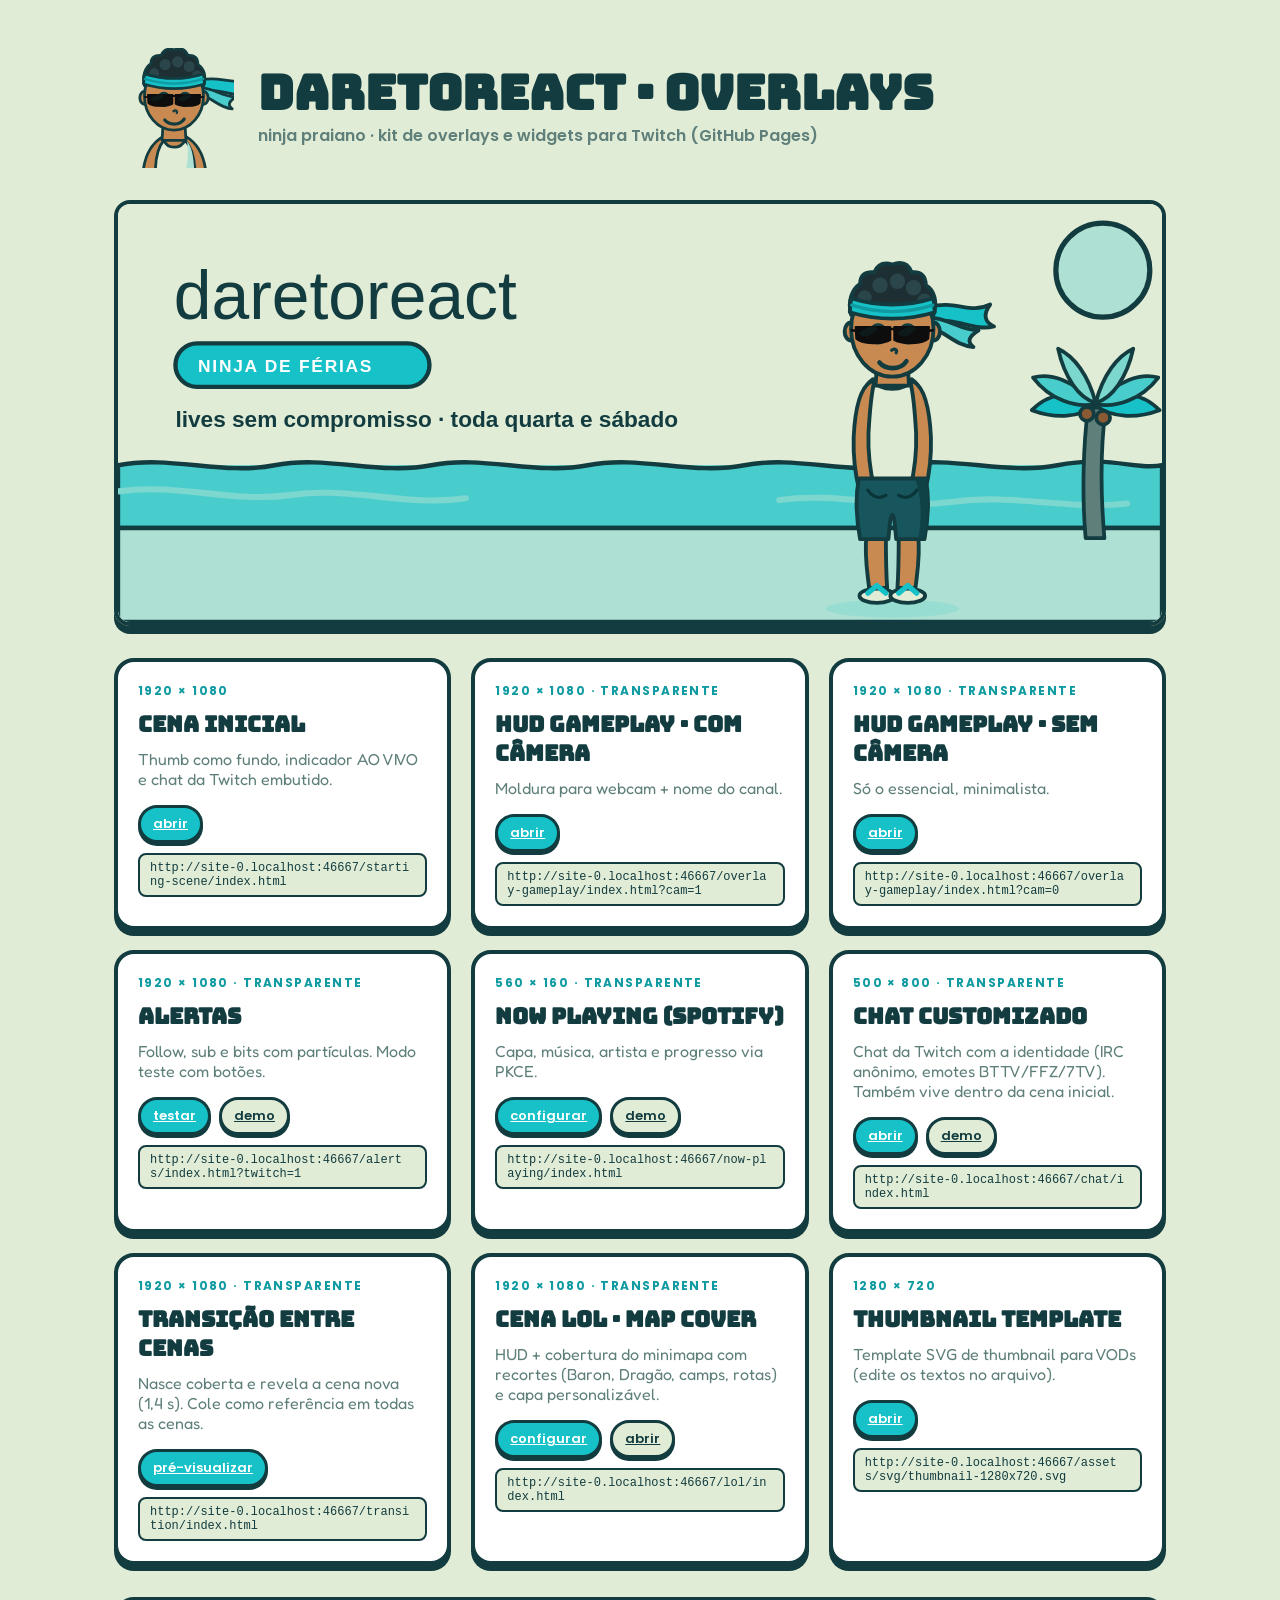
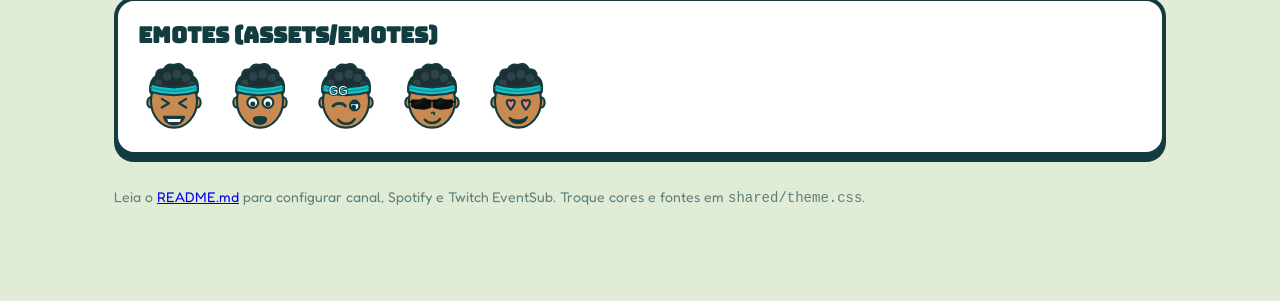
<file: index.html>
<!DOCTYPE html>
<html lang="pt-BR">
<head>
  <meta charset="UTF-8">
  <meta name="viewport" content="width=device-width, initial-scale=1.0">
  <title>Overlays · ninja praiano</title>
  <!-- Página índice: lista os overlays com links prontos para copiar no OBS/Streamlabs. -->
  <link rel="stylesheet" href="shared/theme.css">
  <style>
    html, body { overflow: auto; background: var(--c-sand); }
    .wrap { max-width: 1100px; margin: 0 auto; padding: 48px 24px 96px; display: flex; flex-direction: column; gap: 32px; }
    header { display: flex; align-items: center; gap: 24px; flex-wrap: wrap; }
    header svg { width: 120px; height: 120px; }
    h1 { font-family: var(--font-impact); font-size: 48px; margin: 0; line-height: 1; }
    .sub { font-family: var(--font-panel); font-weight: 600; color: var(--c-muted); margin-top: 6px; }
    .banner { border-radius: 16px; overflow: hidden; border: 4px solid var(--c-ink); box-shadow: 0 8px 0 var(--c-ink); }
    .banner img { display: block; width: 100%; }
    .grid { display: grid; grid-template-columns: repeat(auto-fill, minmax(320px, 1fr)); gap: 20px; }
    .item { background: var(--c-white); border: 4px solid var(--c-ink); border-radius: 20px; box-shadow: 0 6px 0 var(--c-ink); padding: 20px; display: flex; flex-direction: column; gap: 10px; }
    .item h2 { font-family: var(--font-impact); font-size: 22px; margin: 0; }
    .item p { margin: 0; font-size: 16px; color: var(--c-muted); }
    .item .size { font-family: var(--font-panel); font-weight: 700; font-size: 12px; letter-spacing: .12em; text-transform: uppercase; color: var(--c-primary-dark); }
    .links { display: flex; flex-wrap: wrap; gap: 8px; margin-top: 6px; }
    .links a { font: 600 13px var(--font-panel); color: var(--c-white); background: var(--c-primary); border: 3px solid var(--c-ink); border-radius: 999px; padding: 6px 12px; box-shadow: 0 3px 0 var(--c-ink); }
    .links a.alt { background: var(--c-sand); color: var(--c-ink); }
    .url { font-family: ui-monospace, Consolas, monospace; font-size: 12px; background: var(--c-sand); border: 2px solid var(--c-ink); border-radius: 8px; padding: 6px 10px; word-break: break-all; user-select: all; }
    .emotes { display: flex; gap: 14px; flex-wrap: wrap; }
    .emotes img { width: 72px; height: 72px; }
    footer { font-size: 14px; color: var(--c-muted); }
  </style>
</head>
<body>
  <div class="wrap">
    <header>
      <img src="assets/svg/mascote-busto.svg" alt="mascote ninja praiano" width="120" height="120">
      <div>
        <h1>daretoreact · overlays</h1>
        <div class="sub">ninja praiano · kit de overlays e widgets para Twitch (GitHub Pages)</div>
      </div>
    </header>

    <div class="banner"><img src="assets/svg/banner-1200x480.svg" alt="banner"></div>

    <div class="grid" id="grid"></div>

    <div class="item">
      <h2>Emotes (assets/emotes)</h2>
      <div class="emotes">
        <img src="assets/emotes/risada.svg" alt="risada" title="risada">
        <img src="assets/emotes/hype.svg" alt="hype" title="hype">
        <img src="assets/emotes/gg.svg" alt="gg" title="gg">
        <img src="assets/emotes/to-de-boa.svg" alt="tô de boa" title="tô de boa">
        <img src="assets/emotes/em-extase.svg" alt="em êxtase" title="em êxtase">
      </div>
    </div>

    <footer>Leia o <a href="README.md">README.md</a> para configurar canal, Spotify e Twitch EventSub. Troque cores e fontes em <code>shared/theme.css</code>.</footer>
  </div>

  <script>
    // Monta a lista com URLs absolutas (já prontas para colar no OBS)
    var base = location.href.replace(/index\.html.*$/, '').replace(/[?#].*$/, '');
    var items = [
      { t: 'Cena inicial', s: '1920 × 1080', d: 'Thumb como fundo, indicador AO VIVO e chat da Twitch embutido.',
        links: [['abrir', 'starting-scene/index.html']], url: 'starting-scene/index.html' },
      { t: 'HUD gameplay · com câmera', s: '1920 × 1080 · transparente', d: 'Moldura para webcam + nome do canal.',
        links: [['abrir', 'overlay-gameplay/index.html?cam=1']], url: 'overlay-gameplay/index.html?cam=1' },
      { t: 'HUD gameplay · sem câmera', s: '1920 × 1080 · transparente', d: 'Só o essencial, minimalista.',
        links: [['abrir', 'overlay-gameplay/index.html?cam=0']], url: 'overlay-gameplay/index.html?cam=0' },
      { t: 'Alertas', s: '1920 × 1080 · transparente', d: 'Follow, sub e bits com partículas. Modo teste com botões.',
        links: [['testar', 'alerts/index.html?test=1'], ['demo', 'alerts/index.html?demo=all']], url: 'alerts/index.html?twitch=1' },
      { t: 'Now Playing (Spotify)', s: '560 × 160 · transparente', d: 'Capa, música, artista e progresso via PKCE.',
        links: [['configurar', 'now-playing/index.html?setup=1'], ['demo', 'now-playing/index.html?demo=1']], url: 'now-playing/index.html' },
      { t: 'Chat customizado', s: '500 × 800 · transparente', d: 'Chat da Twitch com a identidade (IRC anônimo, emotes BTTV/FFZ/7TV). Também vive dentro da cena inicial.',
        links: [['abrir', 'chat/index.html'], ['demo', 'chat/index.html?demo=1&frame=1']], url: 'chat/index.html' },
      { t: 'Transição entre cenas', s: '1920 × 1080 · transparente', d: 'Nasce coberta e revela a cena nova (1,4 s). Cole como referência em todas as cenas.',
        links: [['pré-visualizar', 'transition/index.html?loop=1']], url: 'transition/index.html' },
      { t: 'Cena LoL · map cover', s: '1920 × 1080 · transparente', d: 'HUD + cobertura do minimapa com recortes (Baron, Dragão, camps, rotas) e capa personalizável.',
        links: [['configurar', 'lol/index.html?setup=1'], ['abrir', 'lol/index.html']], url: 'lol/index.html' },
      { t: 'Thumbnail template', s: '1280 × 720', d: 'Template SVG de thumbnail para VODs (edite os textos no arquivo).',
        links: [['abrir', 'assets/svg/thumbnail-1280x720.svg']], url: 'assets/svg/thumbnail-1280x720.svg' },
    ];
    document.getElementById('grid').innerHTML = items.map(function (i) {
      return '<div class="item"><div class="size">' + i.s + '</div><h2>' + i.t + '</h2><p>' + i.d + '</p>' +
        '<div class="links">' + i.links.map(function (l, k) { return '<a class="' + (k ? 'alt' : '') + '" href="' + l[1] + '" target="_blank">' + l[0] + '</a>'; }).join('') + '</div>' +
        '<div class="url">' + base + i.url + '</div></div>';
    }).join('');
  </script>
</body>
</html>
</file>
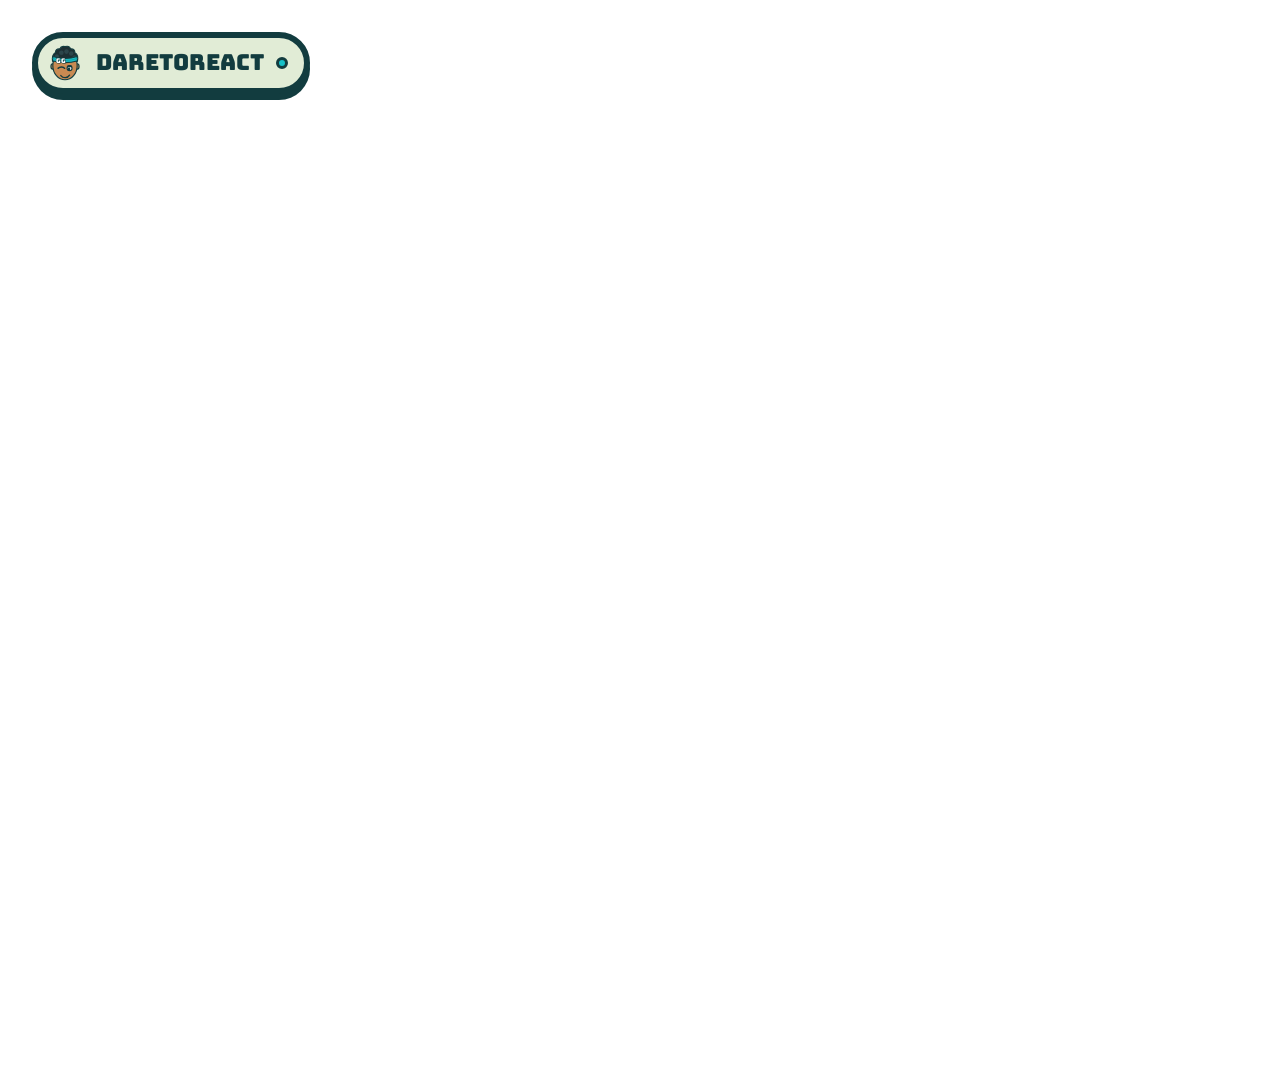
<file: lol/index.html>
<!DOCTYPE html>
<html lang="pt-BR">
<head>
  <meta charset="UTF-8">
  <meta name="viewport" content="width=device-width, initial-scale=1.0">
  <title>Cena LoL · map cover · ninja praiano</title>
  <!--
    CENA LEAGUE OF LEGENDS — HUD + MAP COVER
    Browser Source 1920 × 1080, fundo transparente (só o cover e o HUD são pintados).

    O map cover esconde o minimapa com uma arte da identidade, deixando RECORTES
    (transparentes) sobre: Baron, Dragão, escutas (scuttles), buffs azul/vermelho,
    camps pequenos, arbustos de ward e faixas das rotas (para os ícones dos laners).
    Cada grupo pode ser ligado/desligado.

    CONFIGURAÇÃO: abra com ?setup=1 (num navegador normal ou pelo "Interagir" do OBS).
      - Calibre tamanho/posição do minimapa com a guia tracejada ligada.
      - Envie sua própria imagem de capa (fica salva neste navegador/OBS) ou use ?img=URL.
      - "Copiar URL" gera um link com todos os ajustes (menos a imagem enviada por arquivo).
    Tudo fica salvo no localStorage; os parâmetros da URL têm prioridade.

    Parâmetros principais (todos opcionais):
      ?size=300 ?x=1620 ?y=780      tamanho e canto superior esquerdo do minimapa (px)
      ?r=22 ?lane=46                raio dos recortes e largura das rotas (em 1/1000 do mapa)
      ?img=../assets/minha-capa.png imagem da capa (URL)  ?fit=cover|contain  ?op=1
      ?groups=baron,dragon,...      grupos de recortes ativos
      ?anim=0                       desliga as animações do cover   ?hud=0 esconde o nome do canal
      ?guide=1                      mostra a guia de calibração
  -->
  <link rel="stylesheet" href="../shared/theme.css">
  <link rel="stylesheet" href="../overlay-gameplay/style.css">
  <link rel="stylesheet" href="style.css">
</head>
<body>
  <!-- ===== HUD (mesmo badge do overlay de gameplay, canto superior esquerdo) ===== -->
  <div class="hud no-cam" id="hud" data-pos="tl">
    <div class="badge card" id="badge">
      <svg class="badge-emote" viewBox="100 34 200 200"><use href="#emote-gg"/></svg>
      <div class="badge-text">
        <div class="brand badge-name" id="nome">daretoreact</div>
        <div class="badge-social" id="social"></div>
      </div>
      <span class="badge-live"></span>
    </div>
  </div>

  <!-- ===== MAP COVER ===== -->
  <div class="cover" id="cover">
    <svg class="cover-svg" id="coverSvg" viewBox="0 0 1000 1000" preserveAspectRatio="none">
      <defs>
        <!-- máscara: branco = coberto, preto = recorte transparente -->
        <mask id="coverMask" maskUnits="userSpaceOnUse" x="0" y="0" width="1000" height="1000">
          <rect width="1000" height="1000" fill="#fff"/>
          <g id="maskCuts"></g>
        </mask>
        <clipPath id="coverClip"><rect width="1000" height="1000" rx="28"/></clipPath>
        <linearGradient id="radarGrad" x1="0" y1="0" x2="1" y2="0">
          <stop offset="0" stop-color="#fff" stop-opacity="0"/>
          <stop offset="1" stop-color="#fff" stop-opacity=".55"/>
        </linearGradient>
      </defs>

      <g clip-path="url(#coverClip)">
        <!-- arte da capa (imagem do usuário ou padrão) -->
        <image id="coverImg" href="" x="0" y="0" width="1000" height="1000" preserveAspectRatio="xMidYMid slice" mask="url(#coverMask)"/>
        <!-- varredura de radar (animação) -->
        <g class="radar" id="radar" mask="url(#coverMask)">
          <rect x="-1000" y="0" width="1000" height="1000" fill="url(#radarGrad)"/>
        </g>
        <!-- espuma animada na borda de cima -->
        <g class="foam" id="foam" mask="url(#coverMask)">
          <path d="M-100 40 C-40 20 20 60 80 40 C140 20 200 60 260 40 C320 20 380 60 440 40 C500 20 560 60 620 40 C680 20 740 60 800 40 C860 20 920 60 980 40 C1040 20 1100 60 1160 40" fill="none" stroke="#fff" stroke-width="10" stroke-linecap="round" opacity=".7"/>
        </g>
      </g>

      <!-- anéis decorativos ao redor dos recortes -->
      <g id="rings" class="rings"></g>
      <!-- moldura -->
      <rect class="cover-frame" x="4" y="4" width="992" height="992" rx="28"/>
    </svg>

    <!-- mascote espiando por cima do cover -->
    <svg class="peek" id="peek" viewBox="100 34 200 200"><use href="#emote-to-de-boa"/></svg>
    <!-- pílula AO VIVO no cover -->
    <div class="pill pill--live cover-live" id="coverLive"><span class="dot"></span><span>ao vivo</span></div>
    <!-- guia de calibração -->
    <div class="guide" id="guide"><span>minimapa</span></div>
  </div>

  <!-- ===== PAINEL (?setup=1) ===== -->
  <div class="panel only-test" id="panel">
    <div class="p-title">Map cover · configuração</div>

    <div class="p-sec">Minimapa (calibre com a guia ligada)</div>
    <label class="p-row"><span>tamanho</span><input type="range" id="size" min="150" max="600" step="1"><output id="sizeOut"></output></label>
    <label class="p-row"><span>x</span><input type="range" id="x" min="0" max="1920" step="1"><output id="xOut"></output></label>
    <label class="p-row"><span>y</span><input type="range" id="y" min="0" max="1080" step="1"><output id="yOut"></output></label>
    <label class="p-row"><input type="checkbox" id="guideChk"> mostrar guia tracejada</label>

    <div class="p-sec">Recortes</div>
    <div class="p-groups" id="groups"></div>
    <label class="p-row"><span>raio</span><input type="range" id="r" min="8" max="60" step="1"><output id="rOut"></output></label>
    <label class="p-row"><span>rotas</span><input type="range" id="lane" min="16" max="120" step="1"><output id="laneOut"></output></label>

    <div class="p-sec">Capa</div>
    <label class="p-row"><span>imagem</span><input type="file" id="file" accept="image/*"></label>
    <label class="p-row"><span>ou URL</span><input type="text" id="imgUrl" placeholder="../assets/minha-capa.png"></label>
    <label class="p-row"><span>ajuste</span><select id="fit"><option value="cover">preencher (cover)</option><option value="contain">caber (contain)</option></select></label>
    <label class="p-row"><span>opacidade</span><input type="range" id="op" min="0.3" max="1" step="0.05"><output id="opOut"></output></label>
    <label class="p-row"><input type="checkbox" id="anim"> animações (radar, anéis, mascote, espuma)</label>
    <label class="p-row"><input type="checkbox" id="live"> pílula AO VIVO no cover</label>
    <label class="p-row"><input type="checkbox" id="hudChk"> nome do canal (HUD)</label>

    <div class="p-row p-actions">
      <button id="copy">Copiar URL</button>
      <button id="clearImg" class="secondary">Remover imagem</button>
      <button id="reset" class="secondary">Restaurar padrão</button>
    </div>
    <div class="p-status" id="status"></div>
  </div>

  <script src="../shared/config.js"></script>
  <script src="../shared/utils.js"></script>
  <script src="../shared/sprites.js"></script>
  <script src="script.js"></script>
</body>
</html>
</file>
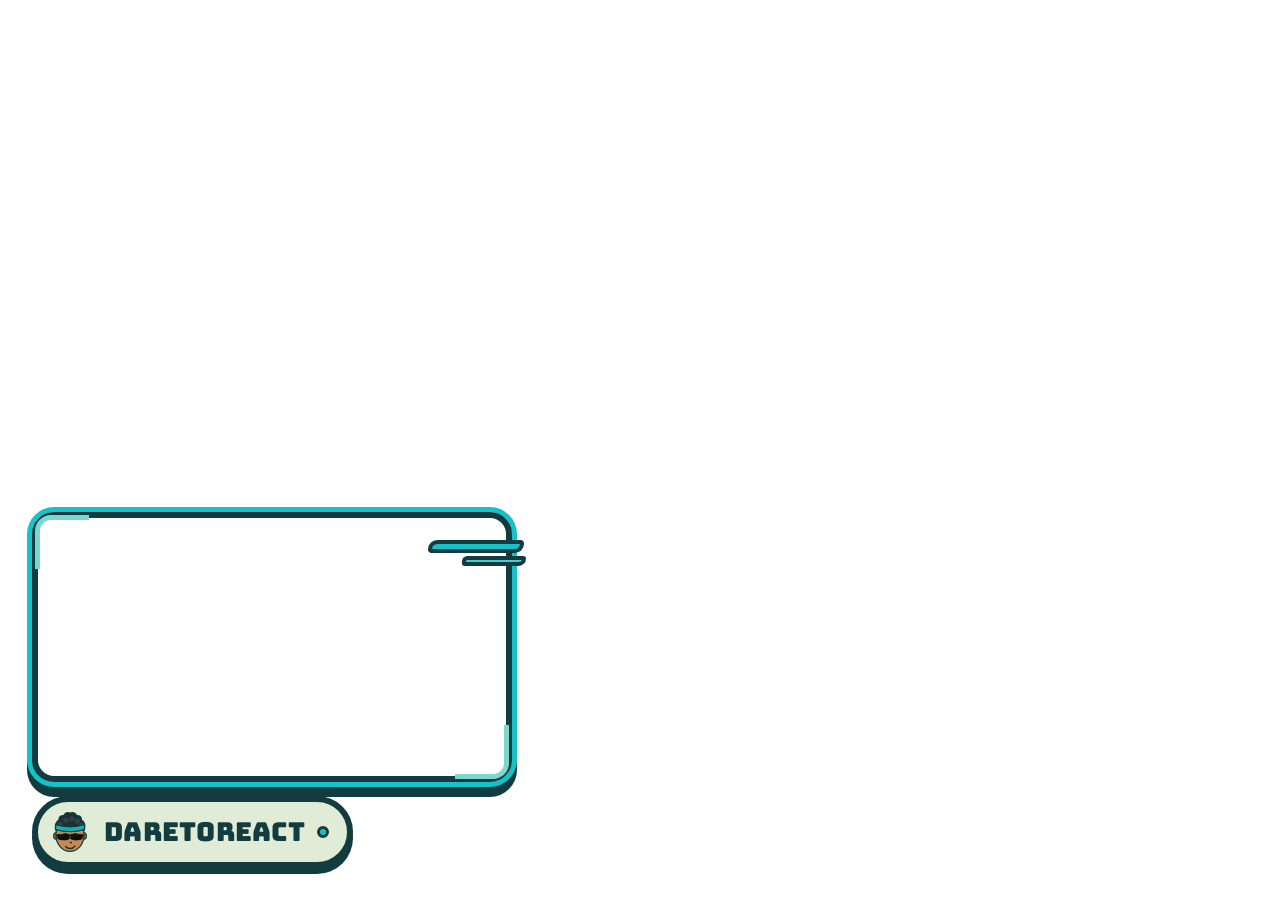
<file: overlay-gameplay/index.html>
<!DOCTYPE html>
<html lang="pt-BR">
<head>
  <meta charset="UTF-8">
  <meta name="viewport" content="width=device-width, initial-scale=1.0">
  <title>HUD gameplay · ninja praiano</title>
  <!--
    OVERLAY DE GAMEPLAY — HUD limpo e transparente
    Browser Source recomendado: 1920 × 1080 (fundo transparente).
    Duas versões:
      index.html?cam=1   -> COM câmera (moldura para a webcam + nome do canal)
      index.html?cam=0   -> SEM câmera (só o nome do canal, ainda mais minimalista)
      (atalhos: com-camera.html / sem-camera.html)
    Outros parâmetros:
      ?nome=daretoreact  nome exibido
      ?pos=bl|br|tl|tr   canto da câmera/badge (padrão: bl = inferior esquerdo)
      ?w=480             largura da moldura da câmera (altura segue 16:9)
      ?live=0            esconde o pontinho "ao vivo"
      ?social=@daretoreact  linha secundária opcional (ex.: redes sociais)
  -->
  <link rel="stylesheet" href="../shared/theme.css">
  <link rel="stylesheet" href="style.css">
</head>
<body>
  <div class="hud" id="hud" data-pos="bl">

    <!-- ===== MOLDURA DA CÂMERA (só em ?cam=1) =====
         A área interna é TRANSPARENTE: posicione a fonte da webcam no OBS
         atrás deste Browser Source, alinhada com o recorte. -->
    <div class="cam" id="cam">
      <div class="cam-cutout"></div>
      <!-- cantos decorativos (espuma) -->
      <span class="corner c-tl"></span><span class="corner c-br"></span>
      <!-- faixa da bandana saindo do canto -->
      <span class="tails" aria-hidden="true"></span>
    </div>

    <!-- ===== NOME DO CANAL ===== -->
    <div class="badge card" id="badge">
      <svg class="badge-emote" viewBox="100 34 200 200"><use href="#emote-to-de-boa"/></svg>
      <div class="badge-text">
        <div class="brand badge-name" id="nome">daretoreact</div>
        <div class="badge-social" id="social"></div>
      </div>
      <span class="badge-live" id="live"></span>
    </div>

  </div>

  <script src="../shared/config.js"></script>
  <script src="../shared/utils.js"></script>
  <script src="../shared/sprites.js"></script>
  <script src="script.js"></script>
</body>
</html>
</file>
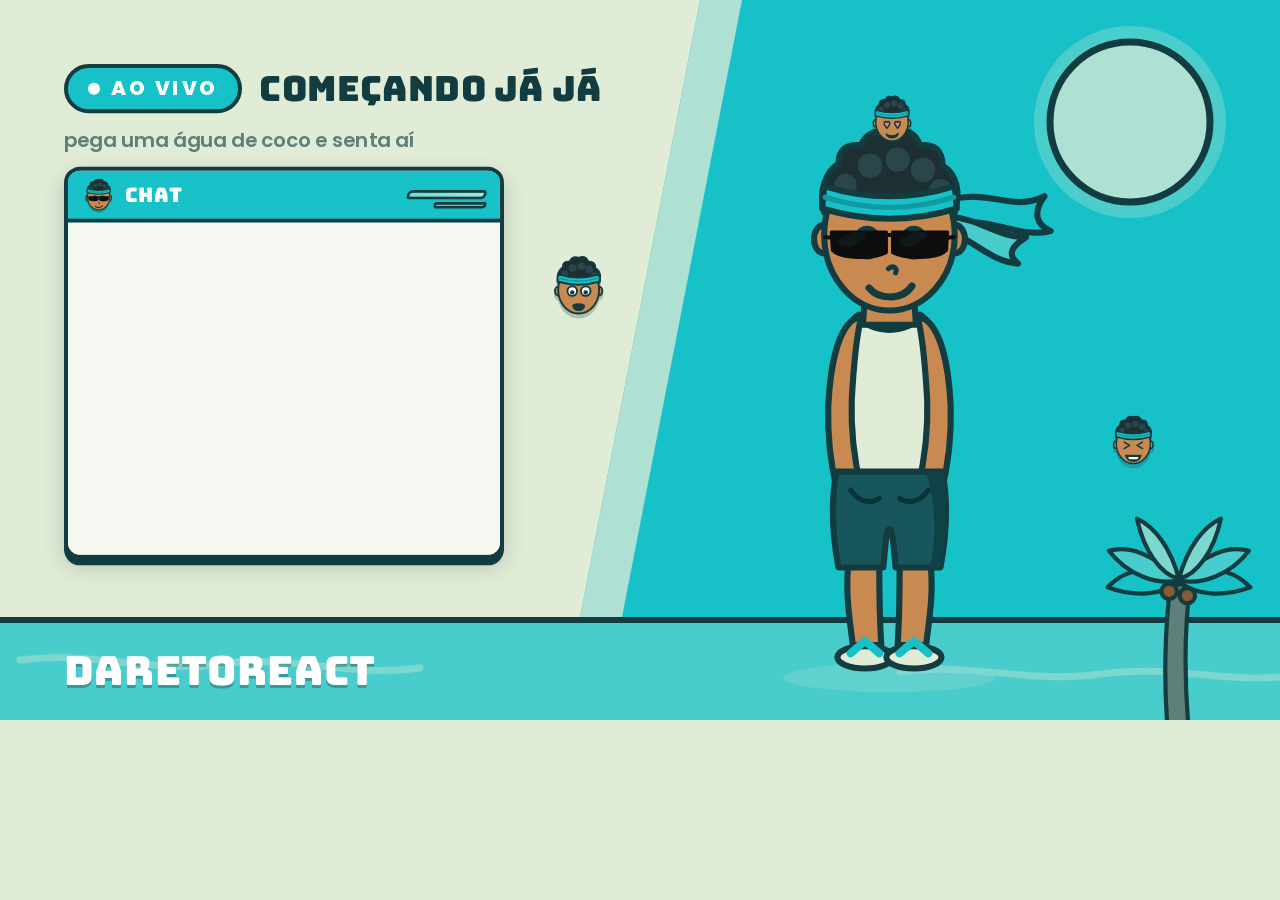
<file: starting-scene/index.html>
<!DOCTYPE html>
<html lang="pt-BR">
<head>
  <meta charset="UTF-8">
  <meta name="viewport" content="width=device-width, initial-scale=1.0">
  <title>Cena inicial · ninja praiano</title>
  <!--
    CENA INICIAL ("starting soon")
    Browser Source recomendado: 1920 × 1080.
    Parâmetros opcionais na URL:
      ?canal=SEUCANAL        login da Twitch (sobrescreve shared/config.js)
      ?parent=host           parent do chat (normalmente automático)
      ?titulo=COMEÇANDO JÁ JÁ
      ?sub=pega uma água de coco e senta aí
      ?nome=daretoreact      nome exibido no rodapé
      ?tema=dark             chat em modo escuro (padrão: claro)
      ?chat=0                esconde o chat
      ?chat=iframe           usa o embed oficial da Twitch (iframe) em vez do chat customizado
      ?size=22 ?max=30       tamanho do texto e nº de mensagens do chat customizado
      ?demo=1                mensagens falsas no chat (para ajustar o visual)
    O chat customizado (padrão) lê o IRC da Twitch em modo anônimo — sem token —
    e mostra emotes da Twitch, BTTV, FFZ e 7TV (shared/twitch-chat.js).
  -->
  <link rel="stylesheet" href="../shared/theme.css">
  <link rel="stylesheet" href="../chat/style.css">
  <link rel="stylesheet" href="style.css">
</head>
<body>
  <!-- Palco fixo 1920×1080, escalado via JS para caber em qualquer tamanho de Browser Source -->
  <div class="stage" id="stage">

    <!-- ===== FUNDO: composição do template de thumbnail (1280×720 escalado 1.5×) ===== -->
    <svg class="bg" viewBox="0 0 1280 720" preserveAspectRatio="xMidYMid slice" aria-hidden="true">
      <rect x="0" y="0" width="1280" height="720" fill="var(--c-sand)"/>
      <!-- faixa diagonal água -->
      <path d="M700 0 L1280 0 L1280 720 L560 720 Z" fill="var(--c-primary)"/>
      <path d="M700 0 L742 0 L602 720 L560 720 Z" fill="var(--c-teal-4)"/>
      <!-- sol -->
      <g class="sun">
        <circle cx="1130" cy="122" r="96" fill="var(--c-teal-4)" opacity=".35"/>
        <circle cx="1130" cy="122" r="80" fill="var(--c-teal-4)" stroke="var(--c-ink)" stroke-width="7"/>
      </g>
      <!-- areia -->
      <path d="M-6 620 L1286 620 L1286 726 L-6 726 Z" fill="var(--c-teal-2)" stroke="var(--c-ink)" stroke-width="6"/>
      <!-- espuma animada sobre a areia -->
      <g class="foam" stroke="var(--c-teal-3)" stroke-width="7" stroke-linecap="round" fill="none">
        <path d="M20 660 C90 650 150 674 220 664 C290 654 350 678 420 668"/>
        <path d="M900 672 C970 662 1030 684 1100 674 C1170 664 1230 684 1290 676"/>
      </g>
      <!-- palmeira -->
      <g class="palm" transform="translate(1074 400) scale(0.7)"><use href="#palm"/></g>
      <!-- mascote -->
      <g class="ninja" transform="translate(690 96) scale(1.02)"><use href="#nj-full"/></g>
    </svg>

    <!-- ===== COLUNA ESQUERDA ===== -->
    <div class="left">
      <div class="row-top">
        <div class="pill pill--live" id="live"><span class="dot"></span><span>AO VIVO</span></div>
        <div class="brand headline" id="titulo">COMEÇANDO JÁ JÁ</div>
      </div>
      <div class="subtitle" id="sub">pega uma água de coco e senta aí</div>

      <!-- Moldura do chat (o conteúdo do iframe não é estilizável; a moldura sim) -->
      <div class="chat-frame card" id="chatFrame">
        <div class="chat-head">
          <svg class="chat-emote" viewBox="100 34 200 200"><use href="#emote-to-de-boa"/></svg>
          <span>chat</span>
          <span class="chat-tails" aria-hidden="true"></span>
        </div>
        <div class="chat-body" id="chatBody">
          <!-- iframe inserido pelo script.js -->
        </div>
      </div>
    </div>

    <!-- nome do canal na areia (como na thumbnail) -->
    <div class="brand channel" id="nome">daretoreact</div>

    <!-- ===== DECORAÇÃO: emotes flutuando ===== -->
    <svg class="float f1" viewBox="100 34 200 200"><use href="#emote-hype"/></svg>
    <svg class="float f2" viewBox="100 34 200 200"><use href="#emote-risada"/></svg>
    <svg class="float f3" viewBox="100 34 200 200"><use href="#emote-em-extase"/></svg>
  </div>

  <script src="../shared/config.js"></script>
  <script src="../shared/utils.js"></script>
  <script src="../shared/sprites.js"></script>
  <script src="../shared/twitch-chat.js"></script>
  <script src="script.js"></script>
</body>
</html>
</file>
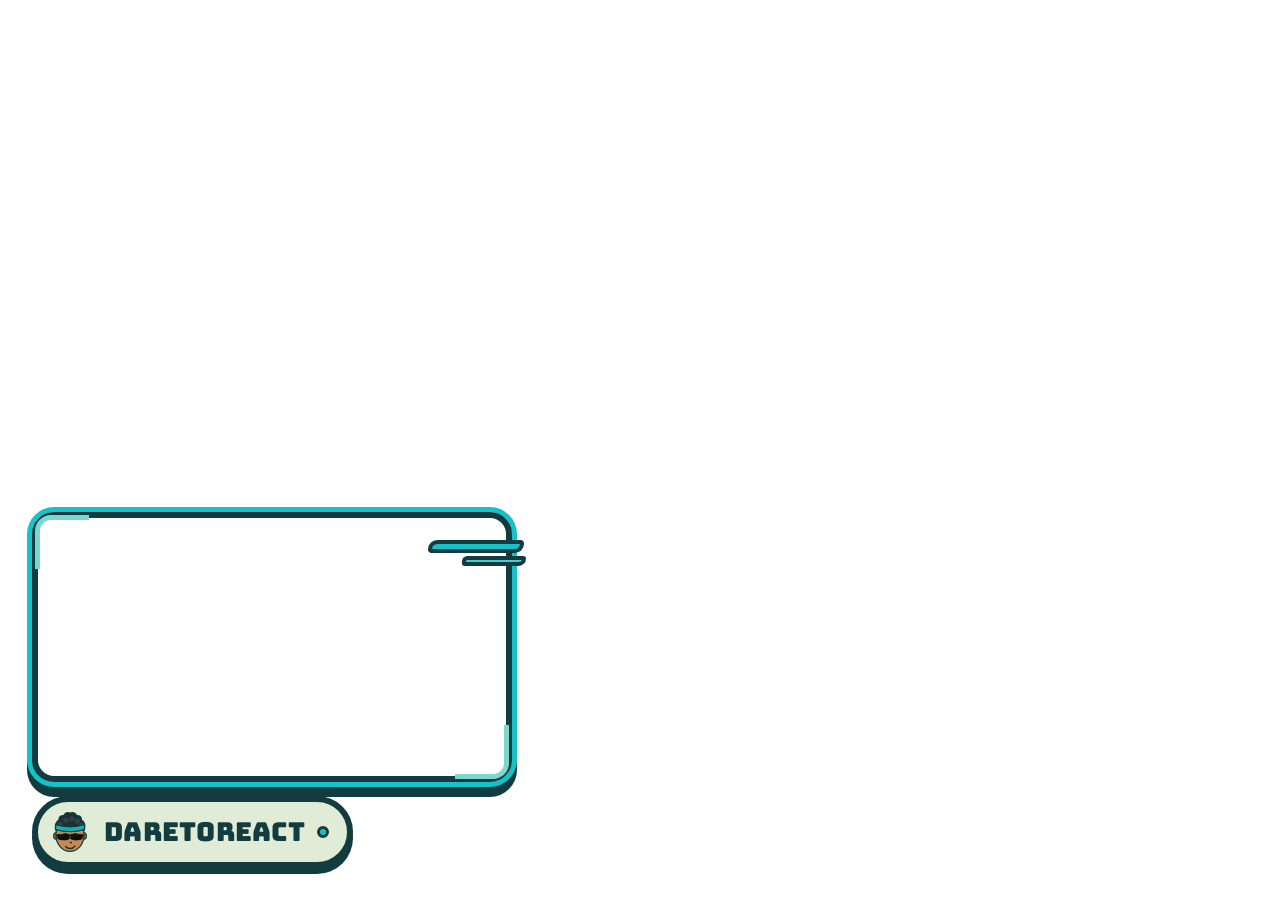
<file: overlay-gameplay/com-camera.html>
<!DOCTYPE html>
<html lang="pt-BR">
<head>
  <meta charset="UTF-8">
  <title>HUD com câmera</title>
  <!-- Atalho: mesma página do HUD com a câmera ligada (index.html?cam=1). Outros parâmetros da URL são preservados. -->
  <script>
    var p = new URLSearchParams(location.search); p.set('cam', '1');
    location.replace('index.html?' + p.toString());
  </script>
</head>
<body></body>
</html>
</file>
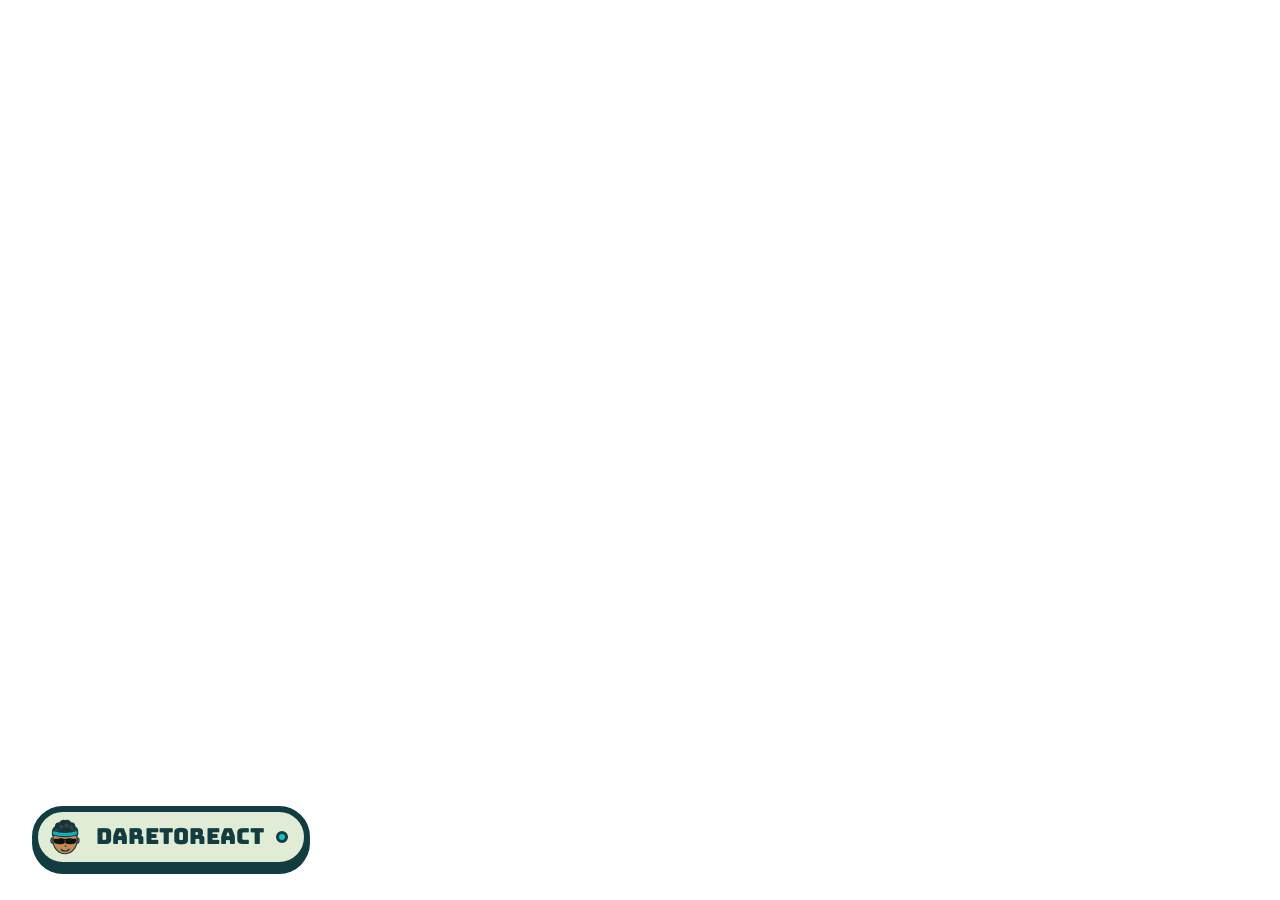
<file: overlay-gameplay/sem-camera.html>
<!DOCTYPE html>
<html lang="pt-BR">
<head>
  <meta charset="UTF-8">
  <title>HUD sem câmera</title>
  <!-- Atalho: mesma página do HUD sem câmera (index.html?cam=0). Outros parâmetros da URL são preservados. -->
  <script>
    var p = new URLSearchParams(location.search); p.set('cam', '0');
    location.replace('index.html?' + p.toString());
  </script>
</head>
<body></body>
</html>
</file>
<file: shared/theme.css>
/* ============================================================
   shared/theme.css — TEMA CENTRAL (ninja praiano · daretoreact)
   ------------------------------------------------------------
   Troque cores e fontes AQUI e todos os overlays acompanham.
   Paleta e tipografia extraídas do handoff do Claude Design
   (assets/source/ninja-praiano-design-original.html).
   ============================================================ */

/* Fontes do Google (Bungee = impacto, Fredoka = alertas/texto, Poppins = painéis) */
@import url('https://fonts.googleapis.com/css2?family=Bungee&family=Fredoka:wght@400;500;600;700&family=Poppins:wght@400;600;700;800&display=swap');

:root {
  /* ---- Paleta base (do handoff) ---- */
  --c-primary:   #16c1c8;   /* primária — água/ciano */
  --c-teal-2:    #49cccc;   /* mar */
  --c-teal-3:    #7cd7cf;   /* espuma */
  --c-teal-4:    #aee1d3;   /* areia molhada */
  --c-sand:      #e1ecd6;   /* mais clara — areia/fundo */

  /* ---- Cores de apoio usadas nas artes ---- */
  --c-ink:       #123c3f;   /* contorno / texto escuro */
  --c-primary-dark: #0f9ba1;/* primária escurecida (títulos, links) */
  --c-muted:     #5e7f7a;   /* texto secundário / tronco da palmeira */
  --c-skin:      #c98a52;   /* pele do mascote */
  --c-shorts:    #17565c;   /* bermuda do mascote */
  --c-coral:     #f2807f;   /* corações do emote "em êxtase" */
  --c-white:     #ffffff;

  /* ---- Tipografia ---- */
  --font-impact:  'Bungee', 'Impact', sans-serif;      /* nome do canal, títulos */
  --font-text:    'Fredoka', system-ui, sans-serif;    /* alertas e textos legíveis */
  --font-panel:   'Poppins', system-ui, sans-serif;    /* thumb, banner, painéis */

  /* ---- Formas e efeitos ---- */
  --stroke:       6px;                                 /* espessura do contorno das artes */
  --radius-pill:  999px;
  --radius-card:  24px;
  --shadow-card:  0 12px 32px rgba(18, 60, 63, .22);
  --shadow-ink:   0 6px 0 var(--c-ink);                /* sombra "recortada" estilo cartoon */

  /* ---- Movimento ---- */
  --ease-bounce:  cubic-bezier(.34, 1.56, .64, 1);
  --ease-out:     cubic-bezier(.22, 1, .36, 1);

  /* Durações centralizadas: aumente os valores para deixar TUDO mais lento */
  --anim-in:      1.1s;   /* entradas (cartões, molduras, alertas) */
  --anim-out:     .7s;    /* saídas */
  --anim-pulse:   3s;     /* pontinho "ao vivo" */
  --anim-idle:    4.5s;   /* balanços leves (bandana, emote acenando, cabeça) */
  --anim-slow:    9s;     /* respiração do cenário (sol, mascote, palmeira, espuma) */
}

/* ---- Reset mínimo para Browser Source (fundo transparente) ---- */
*, *::before, *::after { box-sizing: border-box; }
html, body {
  margin: 0;
  padding: 0;
  background: transparent;
  font-family: var(--font-text);
  color: var(--c-ink);
  -webkit-font-smoothing: antialiased;
  overflow: hidden;
}

/* ---- Utilitários reaproveitados pelos overlays ---- */

/* Pílula "AO VIVO" — mesma forma da thumbnail (rx 27, contorno #123c3f, fundo primária) */
.pill {
  display: inline-flex;
  align-items: center;
  gap: .55em;
  padding: .5em 1.15em;
  border-radius: var(--radius-pill);
  background: var(--c-primary);
  border: var(--stroke) solid var(--c-ink);
  color: var(--c-white);
  font-family: var(--font-panel);
  font-weight: 800;
  letter-spacing: .14em;
  text-transform: uppercase;
  line-height: 1;
  white-space: nowrap;
}
.pill--live .dot {
  width: .6em;
  height: .6em;
  border-radius: 50%;
  background: var(--c-white);
  box-shadow: 0 0 0 0 rgba(255, 255, 255, .7);
  animation: pulse var(--anim-pulse) infinite;
}
@keyframes pulse {
  0%   { box-shadow: 0 0 0 0 rgba(255, 255, 255, .75); }
  70%  { box-shadow: 0 0 0 .55em rgba(255, 255, 255, 0); }
  100% { box-shadow: 0 0 0 0 rgba(255, 255, 255, 0); }
}

/* Cartão "recortado" com contorno grosso (estilo das artes) */
.card {
  background: var(--c-sand);
  border: var(--stroke) solid var(--c-ink);
  border-radius: var(--radius-card);
  box-shadow: var(--shadow-ink);
}

/* Título de impacto */
.brand {
  font-family: var(--font-impact);
  color: var(--c-ink);
  line-height: 1;
  letter-spacing: .01em;
}

/* Onda decorativa em CSS (linha de espuma como no banner) */
.wave-line {
  height: 7px;
  border-radius: 7px;
  background: var(--c-teal-3);
}

/* Esconde qualquer coisa marcada como "somente para teste" quando não está em modo teste */
body:not(.is-test) .only-test { display: none !important; }

/* Sem movimento: abra qualquer overlay com ?motion=0 (utils.js adiciona a classe).
   Não usamos @media (prefers-reduced-motion) de propósito: o overlay roda no OBS
   e não deve depender da configuração de animações do Windows. Além disso, encurtar
   loops "infinite" para ~0 ms faz os elementos tremerem em vez de parar. */
body.no-motion *, body.no-motion *::before, body.no-motion *::after {
  animation: none !important;
  transition: none !important;
}
</file>
<file: overlay-gameplay/style.css>
/* ============================================================
   overlay-gameplay/style.css — HUD transparente
   Cores/fontes: ../shared/theme.css
   ============================================================ */
html, body { width: 100%; height: 100%; background: transparent; }

.hud {
  position: absolute;
  --cam-w: 480px;                    /* sobrescrito por ?w= */
  --margin: 32px;
  display: flex; flex-direction: column; gap: 14px;
  align-items: flex-start;
}
/* posicionamento por canto */
.hud[data-pos="bl"] { left: var(--margin); bottom: var(--margin); }
.hud[data-pos="br"] { right: var(--margin); bottom: var(--margin); align-items: flex-end; }
.hud[data-pos="tl"] { left: var(--margin); top: var(--margin); flex-direction: column-reverse; }
.hud[data-pos="tr"] { right: var(--margin); top: var(--margin); flex-direction: column-reverse; align-items: flex-end; }

/* ---------- moldura da câmera ---------- */
.cam {
  position: relative;
  width: var(--cam-w);
  aspect-ratio: 16 / 9;
  border: var(--stroke) solid var(--c-ink);
  border-radius: 22px;
  /* faixa colorida de fora + sombra "recortada" */
  box-shadow: 0 0 0 5px var(--c-primary), 0 10px 0 5px var(--c-ink);
  background: transparent;          /* a webcam fica atrás, no OBS */
  animation: cam-in var(--anim-in) var(--ease-bounce) both;
}
.hud.no-cam .cam { display: none; }
@keyframes cam-in { from { transform: translateY(30px) scale(.94); opacity: 0; } to { transform: none; opacity: 1; } }

.cam-cutout { position: absolute; inset: 0; border-radius: 16px; }

/* cantinhos de espuma (detalhe sutil, não atrapalha o jogo) */
.corner { position: absolute; width: 54px; height: 54px; pointer-events: none; }
.corner::before { content: ''; position: absolute; inset: 0; border: 5px solid var(--c-teal-3); border-radius: 16px; }
.c-tl { left: -3px; top: -3px; }
.c-tl::before { border-right: 0; border-bottom: 0; border-radius: 16px 0 0 0; }
.c-br { right: -3px; bottom: -3px; }
.c-br::before { border-left: 0; border-top: 0; border-radius: 0 0 16px 0; }

/* faixa da bandana saindo do canto superior direito */
.tails {
  position: absolute; right: -18px; top: 22px;
  width: 96px; height: 13px;
  background: var(--c-primary);
  border: 4px solid var(--c-ink);
  border-radius: 10px 4px 10px 4px;
  transform-origin: left center;
  animation: tail-wiggle var(--anim-idle) ease-in-out infinite;
}
.tails::after {
  content: ''; position: absolute; right: -6px; top: 12px;
  width: 64px; height: 10px;
  background: var(--c-teal-2);
  border: 4px solid var(--c-ink);
  border-radius: 6px 3px 8px 3px;
}
.hud[data-pos="br"] .tails, .hud[data-pos="tr"] .tails { right: auto; left: -18px; transform: scaleX(-1); transform-origin: right center; }
@keyframes tail-wiggle { 0%,100% { rotate: -2deg; } 50% { rotate: 3deg; } }

/* ---------- badge com o nome ---------- */
.badge {
  display: inline-flex; align-items: center; gap: 12px;
  padding: 8px 18px 8px 10px;
  border-radius: var(--radius-pill);
  background: var(--c-sand);
  box-shadow: 0 6px 0 var(--c-ink);
  animation: badge-in var(--anim-in) .2s var(--ease-bounce) both;
}
@keyframes badge-in { from { transform: translateX(-24px); opacity: 0; } to { transform: none; opacity: 1; } }
.hud[data-pos="br"] .badge, .hud[data-pos="tr"] .badge { flex-direction: row-reverse; padding: 8px 10px 8px 18px; }

.badge-emote { width: 44px; height: 44px; flex: none; }
.badge-text { display: flex; flex-direction: column; line-height: 1; }
.badge-name { font-size: 26px; }
.badge-social { font-family: var(--font-panel); font-weight: 600; font-size: 13px; color: var(--c-muted); margin-top: 3px; }
.badge-social:empty { display: none; }

.badge-live {
  width: 12px; height: 12px; border-radius: 50%;
  background: var(--c-primary);
  border: 3px solid var(--c-ink);
  animation: pulse var(--anim-pulse) infinite;
}
.badge-live.hidden { display: none; }

/* versão SEM câmera: badge ligeiramente menor e ainda mais discreto */
.hud.no-cam .badge { padding: 6px 16px 6px 8px; }
.hud.no-cam .badge-emote { width: 38px; height: 38px; }
.hud.no-cam .badge-name { font-size: 22px; }
</file>
<file: lol/style.css>
/* ============================================================
   lol/style.css — cena de League of Legends (HUD + map cover)
   Cores/fontes: ../shared/theme.css · badge: ../overlay-gameplay/style.css
   ============================================================ */
html, body { width: 100%; height: 100%; background: transparent; }

.hud.hidden { display: none; }

/* ---------- cover ---------- */
.cover {
  position: absolute;
  /* posição/tamanho definidos pelo script via --size/--x/--y */
  left: var(--x, 1620px); top: var(--y, 780px);
  width: var(--size, 300px); height: var(--size, 300px);
  --cover-op: 1;
}
.cover-svg { position: absolute; inset: 0; width: 100%; height: 100%; overflow: visible; }
#coverImg { opacity: var(--cover-op); }
.cover-frame { fill: none; stroke: var(--c-ink); stroke-width: 8; }
.cover-frame + * { }

/* anéis ao redor dos recortes: "wards" pulsando */
.rings circle, .rings path { fill: none; stroke: var(--c-primary); stroke-width: 8; }
.rings .ring-outer { stroke: var(--c-ink); stroke-width: 16; }
.rings .sonar { stroke: var(--c-sand); stroke-width: 4; opacity: 0; transform-box: fill-box; transform-origin: center; }
.cover.anim .rings .pulse { animation: ward-pulse calc(var(--anim-idle) * 1.2) ease-in-out infinite; }
.cover.anim .rings .sonar { animation: ward-sonar calc(var(--anim-idle) * 1.6) ease-out infinite; }
@keyframes ward-pulse { 0%, 100% { opacity: 1; } 50% { opacity: .55; } }
@keyframes ward-sonar {
  0%   { opacity: .8; transform: scale(1); }
  60%  { opacity: 0;  transform: scale(2.2); }
  100% { opacity: 0;  transform: scale(2.2); }
}

/* varredura de radar: uma faixa clara atravessa o cover a cada ciclo */
.radar { opacity: 0; }
.cover.anim .radar { animation: radar-sweep calc(var(--anim-slow) * 1.5) linear infinite; }
@keyframes radar-sweep {
  0%   { opacity: 0; transform: translateX(0); }
  5%   { opacity: 1; }
  40%  { opacity: 1; transform: translateX(2000px); }
  41%, 100% { opacity: 0; transform: translateX(2000px); }
}

/* espuma na borda de cima do cover */
.foam { opacity: 0; }
.cover.anim .foam { opacity: 1; animation: foam-move calc(var(--anim-slow) * 1.4) ease-in-out infinite; }
@keyframes foam-move { 0%, 100% { transform: translate(0, 0); } 50% { transform: translate(-60px, 6px); } }

/* mascote espiando por cima do cover de vez em quando */
.peek {
  position: absolute; left: 12%; top: -1px;
  width: 34%; height: 34%;
  transform: translateY(20%) scale(.6); opacity: 0;
  transform-origin: 50% 100%;
  filter: drop-shadow(0 4px 0 rgba(18,60,63,.35));
  pointer-events: none;
}
.cover.anim .peek { animation: peek calc(var(--anim-slow) * 3) ease-in-out infinite; }
@keyframes peek {
  0%, 70%  { transform: translateY(20%) scale(.6); opacity: 0; }
  76%      { transform: translateY(-62%) scale(1) rotate(-6deg); opacity: 1; }
  80%      { transform: translateY(-58%) scale(1) rotate(4deg); opacity: 1; }
  88%      { transform: translateY(-60%) scale(1) rotate(-2deg); opacity: 1; }
  94%, 100%{ transform: translateY(20%) scale(.6); opacity: 0; }
}

/* pílula ao vivo encostada na borda de cima */
.cover-live {
  position: absolute; right: -6px; top: -22px;
  font-size: 12px; padding: 7px 12px; border-width: 4px;
  transform: rotate(3deg);
}
.cover-live.hidden { display: none; }

/* guia de calibração (tracejado sobre a área do minimapa) */
.guide {
  position: absolute; inset: 0; display: none;
  border: 3px dashed var(--c-coral); box-sizing: border-box;
  font-family: var(--font-panel); font-weight: 700; font-size: 12px; color: var(--c-coral);
}
.guide span { position: absolute; left: 6px; top: 4px; background: rgba(255,255,255,.8); padding: 1px 6px; border-radius: 6px; }
.cover.guide-on .guide { display: block; }
.cover.guide-on #coverImg { opacity: .35; }

/* ---------- painel ---------- */
.panel {
  position: fixed; left: 20px; top: 110px; z-index: 10;
  width: 380px; max-height: calc(100vh - 130px); overflow: auto;
  padding: 14px 16px; background: var(--c-white); border: 4px solid var(--c-ink); border-radius: 16px;
  box-shadow: 0 6px 0 var(--c-ink); font-family: var(--font-panel); font-size: 13px; color: var(--c-ink);
  display: flex; flex-direction: column; gap: 8px;
}
.p-title { font-family: var(--font-impact); font-size: 16px; }
.p-sec { font-weight: 800; font-size: 11px; letter-spacing: .14em; text-transform: uppercase; color: var(--c-primary-dark); margin-top: 6px; }
.p-row { display: flex; align-items: center; gap: 8px; }
.p-row > span { width: 72px; flex: none; color: var(--c-muted); font-weight: 600; }
.p-row input[type=range] { flex: 1; accent-color: var(--c-primary); }
.p-row input[type=text], .p-row select { flex: 1; font: 600 12px var(--font-panel); border: 3px solid var(--c-ink); border-radius: 8px; padding: 4px 6px; min-width: 0; }
.p-row output { width: 44px; text-align: right; font-weight: 700; }
.p-groups { display: flex; flex-wrap: wrap; gap: 6px; }
.p-groups label {
  font-weight: 700; font-size: 12px; padding: 4px 10px; border-radius: 999px; cursor: pointer;
  border: 3px solid var(--c-ink); background: var(--c-sand);
}
.p-groups label.on { background: var(--c-primary); color: var(--c-white); }
.p-groups input { display: none; }
.p-actions { flex-wrap: wrap; }
.panel button {
  font: 600 13px var(--font-panel); cursor: pointer; padding: 7px 12px; border-radius: 999px;
  background: var(--c-primary); color: var(--c-white); border: 3px solid var(--c-ink); box-shadow: 0 3px 0 var(--c-ink);
}
.panel button.secondary { background: var(--c-sand); color: var(--c-ink); }
.p-status { font-size: 12px; color: var(--c-muted); word-break: break-all; }
</file>
<file: chat/style.css>
/* ============================================================
   chat/style.css — estilos do chat customizado (.nchat-*)
   Usado pelo widget chat/index.html e pela cena inicial.
   Cores/fontes: ../shared/theme.css
   ============================================================ */

.nchat {
  position: relative;
  width: 100%; height: 100%;
  overflow: hidden;
  font-family: var(--font-text);
  --nchat-size: 22px;            /* tamanho base do texto (sobrescrito por ?size=) */
}
/* mensagens empilham de baixo para cima */
.nchat-list {
  position: absolute; left: 0; right: 0; bottom: 0;
  display: flex; flex-direction: column; justify-content: flex-end; gap: 10px;
  padding: 14px;
}

/* ---------- bolha de mensagem ---------- */
.nchat-msg {
  background: var(--c-white);
  border: 3px solid var(--c-ink);
  border-radius: 16px 16px 16px 6px;
  box-shadow: 0 4px 0 var(--c-ink);
  padding: 8px 14px 10px;
  font-size: var(--nchat-size);
  line-height: 1.3;
  color: var(--c-ink);
  overflow-wrap: anywhere;
  animation: nchat-in var(--anim-in) var(--ease-bounce) both;
  transition: opacity .8s ease, transform .8s ease;
}
@keyframes nchat-in {
  from { transform: translateX(-24px) translateY(10px) scale(.96); opacity: 0; }
  to   { transform: none; opacity: 1; }
}
.nchat-fading { opacity: 0; transform: translateY(-8px); }

.nchat-head { display: flex; align-items: center; gap: 6px; flex-wrap: wrap; margin-bottom: 2px; }
.nchat-name { font-weight: 700; font-size: 1em; }
.nchat-text { font-weight: 500; }
.nchat-text--action { font-style: italic; color: var(--c-muted); }

/* emotes inline (Twitch, BTTV, FFZ, 7TV) */
.nchat-emote { height: 1.55em; vertical-align: middle; margin: -.2em .05em; }

/* ---------- selos (dono / mod / vip / sub) ---------- */
.nchat-badges { display: inline-flex; gap: 4px; }
.nchat-badge {
  font-family: var(--font-panel); font-weight: 800; font-size: .5em;
  letter-spacing: .1em; text-transform: uppercase; line-height: 1;
  padding: 3px 6px; border-radius: 999px;
  border: 2px solid var(--c-ink); color: var(--c-white); background: var(--c-muted);
}
.nchat-badge--broadcaster { background: var(--c-coral); }
.nchat-badge--moderator   { background: var(--c-primary-dark); }
.nchat-badge--vip         { background: var(--c-teal-2); color: var(--c-ink); }
.nchat-badge--subscriber  { background: var(--c-teal-4); color: var(--c-ink); }

/* ---------- avisos (sub, resub, raid, presente) ---------- */
.nchat-msg--system {
  background: var(--c-sand);
  border-color: var(--c-primary-dark);
  box-shadow: 0 4px 0 var(--c-primary-dark);
}
.nchat-system { font-family: var(--font-panel); font-weight: 700; font-size: .78em; color: var(--c-primary-dark); margin: 2px 0 4px; }

/* ---------- tema escuro ---------- */
.nchat--dark .nchat-msg { background: var(--c-ink); color: var(--c-sand); border-color: var(--c-primary); box-shadow: 0 4px 0 var(--c-primary-dark); }
.nchat--dark .nchat-msg--system { background: var(--c-shorts); }
.nchat--dark .nchat-text--action { color: var(--c-teal-4); }

/* ---------- moldura opcional (?frame=1 no widget isolado) ---------- */
.nchat-frame {
  position: absolute; inset: 16px;
  display: flex; flex-direction: column; overflow: hidden;
  background: var(--c-white);
  border: var(--stroke) solid var(--c-ink); border-radius: var(--radius-card);
  box-shadow: 0 10px 0 var(--c-ink), var(--shadow-card);
}
.nchat-frame .nchat { flex: 1; background: #f4f8f1; }
.nchat-frame-head {
  position: relative; display: flex; align-items: center; gap: 12px;
  padding: 8px 18px; background: var(--c-primary); border-bottom: 6px solid var(--c-ink);
  font-family: var(--font-impact); font-size: 26px; color: var(--c-white);
}
.nchat-frame-head svg { width: 44px; height: 44px; }
</file>
<file: starting-scene/style.css>
/* ============================================================
   starting-scene/style.css — cena inicial (1920×1080)
   Todas as cores/fontes vêm de ../shared/theme.css
   ============================================================ */
html, body { width: 100%; height: 100%; background: var(--c-sand); }

/* Palco fixo; o script escala para caber na janela */
.stage {
  position: absolute;
  top: 0; left: 0;
  width: 1920px; height: 1080px;
  transform-origin: top left;
  overflow: hidden;
}

/* ---------- fundo ---------- */
.bg { position: absolute; inset: 0; width: 100%; height: 100%; }

.sun     { transform-origin: 1130px 122px; animation: sun-breathe calc(var(--anim-slow) * 1.2) ease-in-out infinite; }
.ninja   { transform-box: fill-box; transform-origin: 50% 100%; animation: ninja-bob calc(var(--anim-slow) * .8) ease-in-out infinite; }
.palm    { transform-box: fill-box; transform-origin: 45% 100%; animation: palm-sway var(--anim-slow) ease-in-out infinite; }
.foam path { stroke-dasharray: 600; animation: foam-drift calc(var(--anim-slow) * 1.4) ease-in-out infinite; }
.foam path:nth-child(2) { animation-delay: -6s; }

@keyframes sun-breathe { 0%,100% { transform: scale(1); } 50% { transform: scale(1.04); } }
@keyframes ninja-bob   { 0%,100% { transform: translate(690px, 96px) scale(1.02); }
                          50%     { transform: translate(690px, 90px) scale(1.02, 1.03); } }
@keyframes palm-sway   { 0%,100% { transform: translate(1074px, 400px) scale(.7) rotate(-1.5deg); }
                          50%     { transform: translate(1074px, 400px) scale(.7) rotate(1.5deg); } }
@keyframes foam-drift  { 0%,100% { transform: translateX(0); } 50% { transform: translateX(22px); } }

/* ---------- coluna esquerda ---------- */
.left {
  position: absolute;
  left: 96px; top: 96px;
  width: 660px;
  display: flex; flex-direction: column; gap: 22px;
}
.row-top { display: flex; align-items: center; gap: 26px; }

.pill { font-size: 30px; padding: 16px 30px; border-width: 6px; }
.pill .dot { width: 18px; height: 18px; }

.headline { font-size: 52px; white-space: nowrap; }
.subtitle {
  font-family: var(--font-panel);
  font-weight: 600;
  font-size: 30px;
  color: var(--c-muted);
  line-height: 1.2;
}

/* ---------- moldura do chat ---------- */
.chat-frame {
  width: 660px; height: 588px;
  display: flex; flex-direction: column;
  overflow: hidden;
  background: var(--c-white);
  box-shadow: 0 10px 0 var(--c-ink), var(--shadow-card);
  animation: chat-in var(--anim-in) var(--ease-bounce) both;
}
@keyframes chat-in { from { transform: translateY(40px) scale(.96); opacity: 0; } to { transform: none; opacity: 1; } }

.chat-head {
  position: relative;
  display: flex; align-items: center; gap: 14px;
  padding: 10px 20px;
  background: var(--c-primary);
  border-bottom: 6px solid var(--c-ink);
  font-family: var(--font-impact);
  font-size: 30px;
  color: var(--c-white);
  letter-spacing: .02em;
}
.chat-emote { width: 52px; height: 52px; filter: drop-shadow(0 3px 0 rgba(18,60,63,.35)); }

/* "faixa" da bandana do ninja saindo da lateral do cabeçalho */
.chat-tails {
  position: absolute; right: 20px; top: 50%;
  width: 120px; height: 14px;
  transform: translateY(-50%);
  background: linear-gradient(90deg, var(--c-teal-3), var(--c-teal-4));
  border: 4px solid var(--c-ink);
  border-radius: 10px 4px 10px 4px;
  transform-origin: left center;
  animation: tail-wiggle var(--anim-idle) ease-in-out infinite;
}
.chat-tails::after {
  content: ''; position: absolute; right: -4px; top: 14px;
  width: 80px; height: 10px;
  background: var(--c-teal-2);
  border: 4px solid var(--c-ink);
  border-radius: 6px 3px 8px 3px;
}
@keyframes tail-wiggle { 0%,100% { transform: translateY(-50%) rotate(-2deg); } 50% { transform: translateY(-50%) rotate(3deg); } }

.chat-body { flex: 1; position: relative; background: #f4f8f1; }
.chat-body.dark { background: var(--c-shorts); }
.chat-body iframe { position: absolute; inset: 0; width: 100%; height: 100%; border: 0; }
.chat-custom { position: absolute; inset: 0; }

/* aviso quando o canal ainda não foi configurado */
.chat-notice {
  position: absolute; inset: 0;
  display: flex; flex-direction: column; justify-content: center; align-items: center; gap: 12px;
  padding: 40px; text-align: center;
  font-family: var(--font-text); font-size: 24px; color: var(--c-ink);
  background: repeating-linear-gradient(45deg, var(--c-sand) 0 14px, #f4f8f1 14px 28px);
}
.chat-notice code {
  font-family: ui-monospace, Consolas, monospace; font-size: 20px;
  background: var(--c-white); border: 3px solid var(--c-ink); border-radius: 10px; padding: 4px 10px;
}

/* ---------- nome do canal na areia ---------- */
.channel {
  position: absolute; left: 96px; bottom: 44px;
  font-size: 60px; color: var(--c-white);
  text-shadow: 0 5px 0 rgba(18,60,63,.35);
}

/* ---------- emotes flutuantes ---------- */
.float { position: absolute; width: 96px; height: 96px; filter: drop-shadow(0 6px 0 rgba(18,60,63,.25)); animation: floaty var(--anim-slow) ease-in-out infinite; }
.f1 { left: 820px; top: 380px; animation-delay: 0s; }
.f2 { left: 1660px; top: 620px; width: 80px; height: 80px; animation-delay: -3s; }
.f3 { left: 1300px; top: 140px; width: 76px; height: 76px; animation-delay: -6s; }
@keyframes floaty {
  0%,100% { transform: translateY(0) rotate(-6deg); }
  50%     { transform: translateY(-18px) rotate(6deg); }
}
</file>
